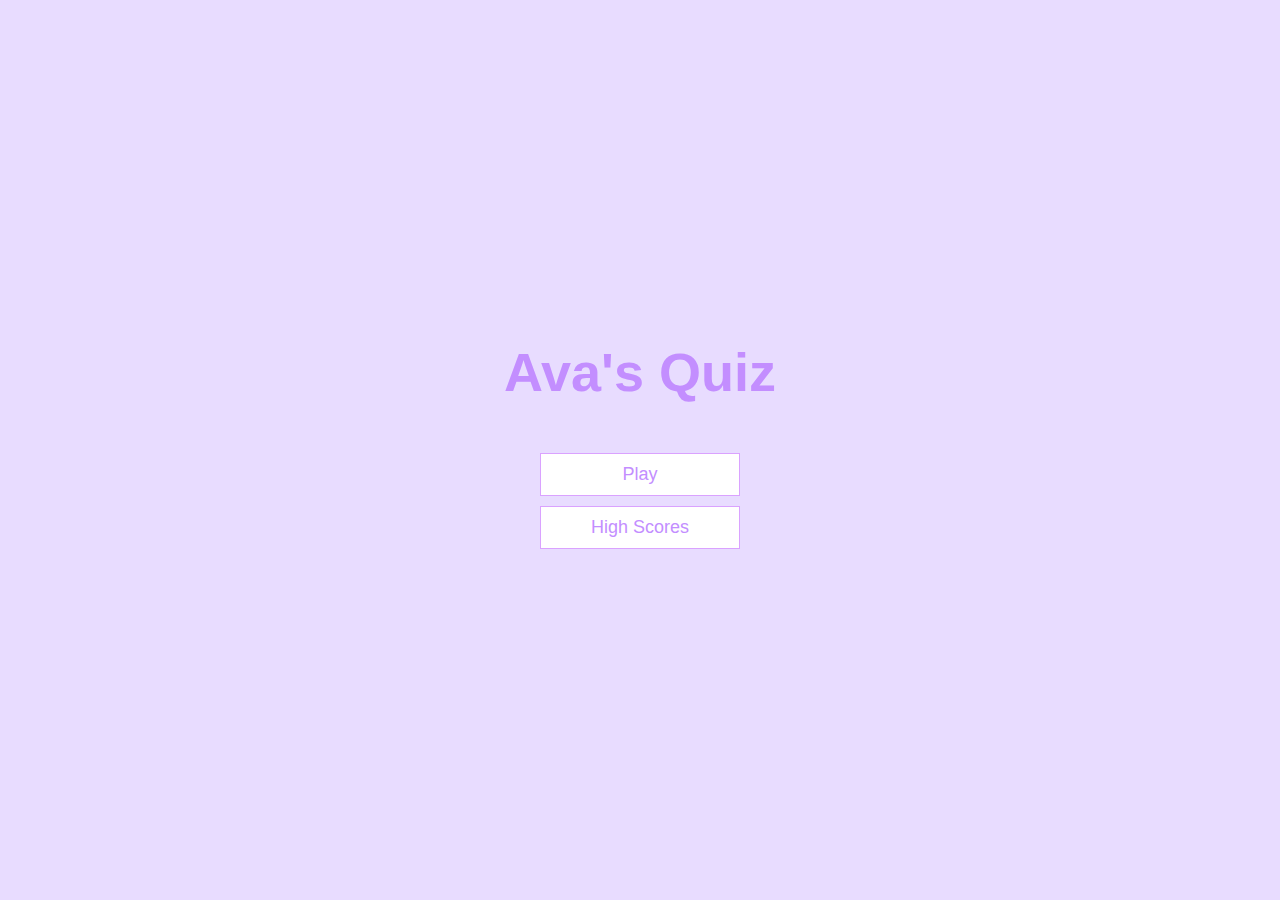
<file: index.html>
<!DOCTYPE html>
<html lang="en">
  <head>
    <meta charset="UTF-8" />
    <meta name="viewport" content="width=device-width, initial-scale=1.0" />
    <meta http-equiv="X-UA-Compatible" content="ie=edge" />
    <title>Ava's Quiz</title>
    <link rel="stylesheet" href="app.css" />
  </head>
  <body>
    <div class="container">
      <div id="home" class="flex-center flex-column">
        <h1>Ava's Quiz</h1>
        <a class="btn" href="/game.html">Play</a>
        <a class="btn" href="/highscores.html">High Scores</a>
      </div>
    </div>
  </body>
</html>
</file>
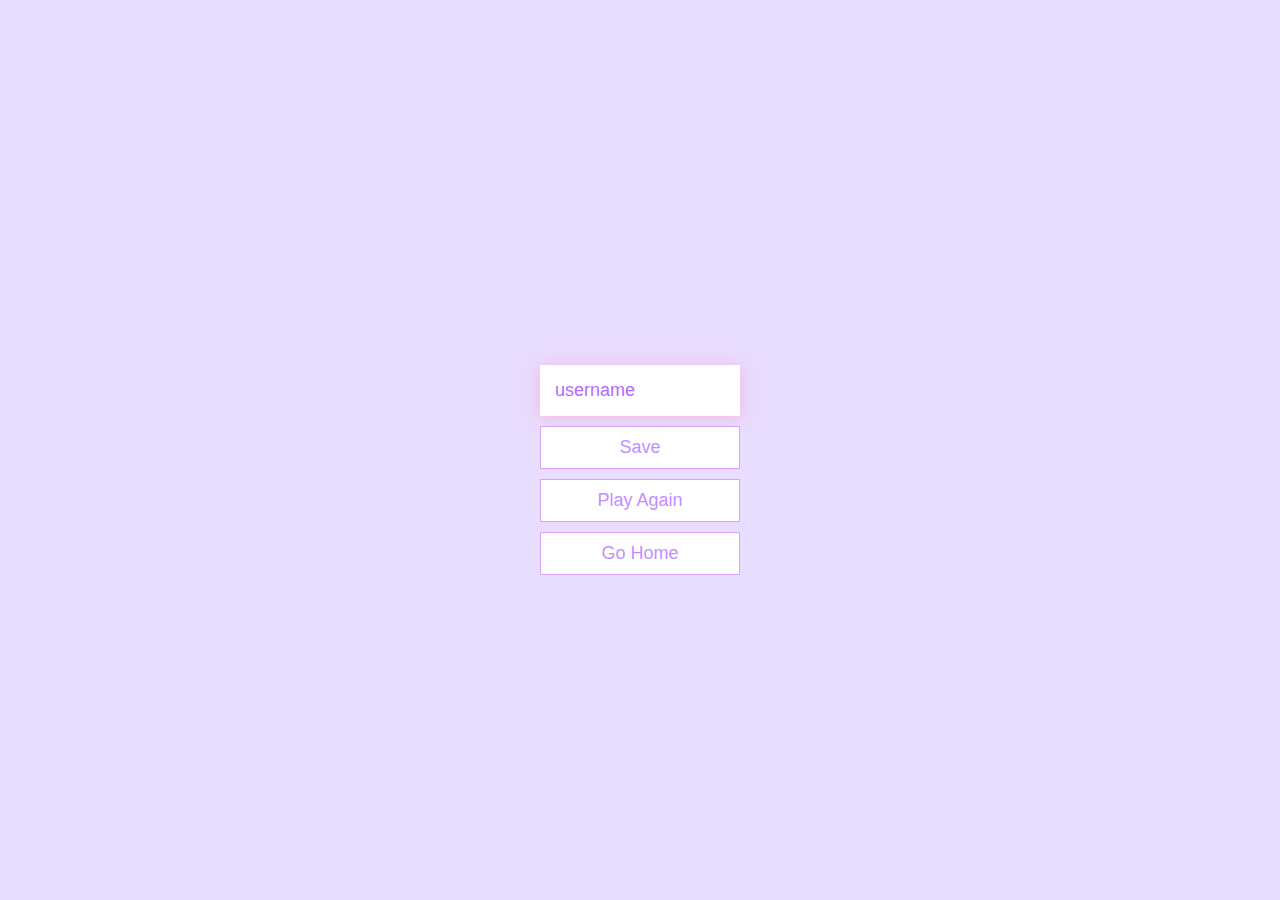
<file: end.html>
<!DOCTYPE html>
<html lang="en">
  <head>
    <meta charset="UTF-8" />
    <meta name="viewport" content="width=device-width, initial-scale=1.0" />
    <meta http-equiv="X-UA-Compatible" content="ie=edge" />
    <title>Congrats!</title>
    <link rel="stylesheet" href="app.css" />
  </head>
  <body>
    <div class="container">
      <div id="end" class="flex-center flex-column">
        <h1 id="finalScore"></h1>
        <form>
          <input
            type="text"
            name="username"
            id="username"
            placeholder="username"
          />
          <button
            type="submit"
            class="btn"
            id="saveScoreBtn"
            onclick="saveHighScore(event)"
            disabled
          >
            Save
          </button>
        </form>
        <a class="btn" href="/game.html">Play Again</a>
        <a class="btn" href="/">Go Home</a>
      </div>
    </div>
    <script src="end.js"></script>
  </body>
</html>
</file>
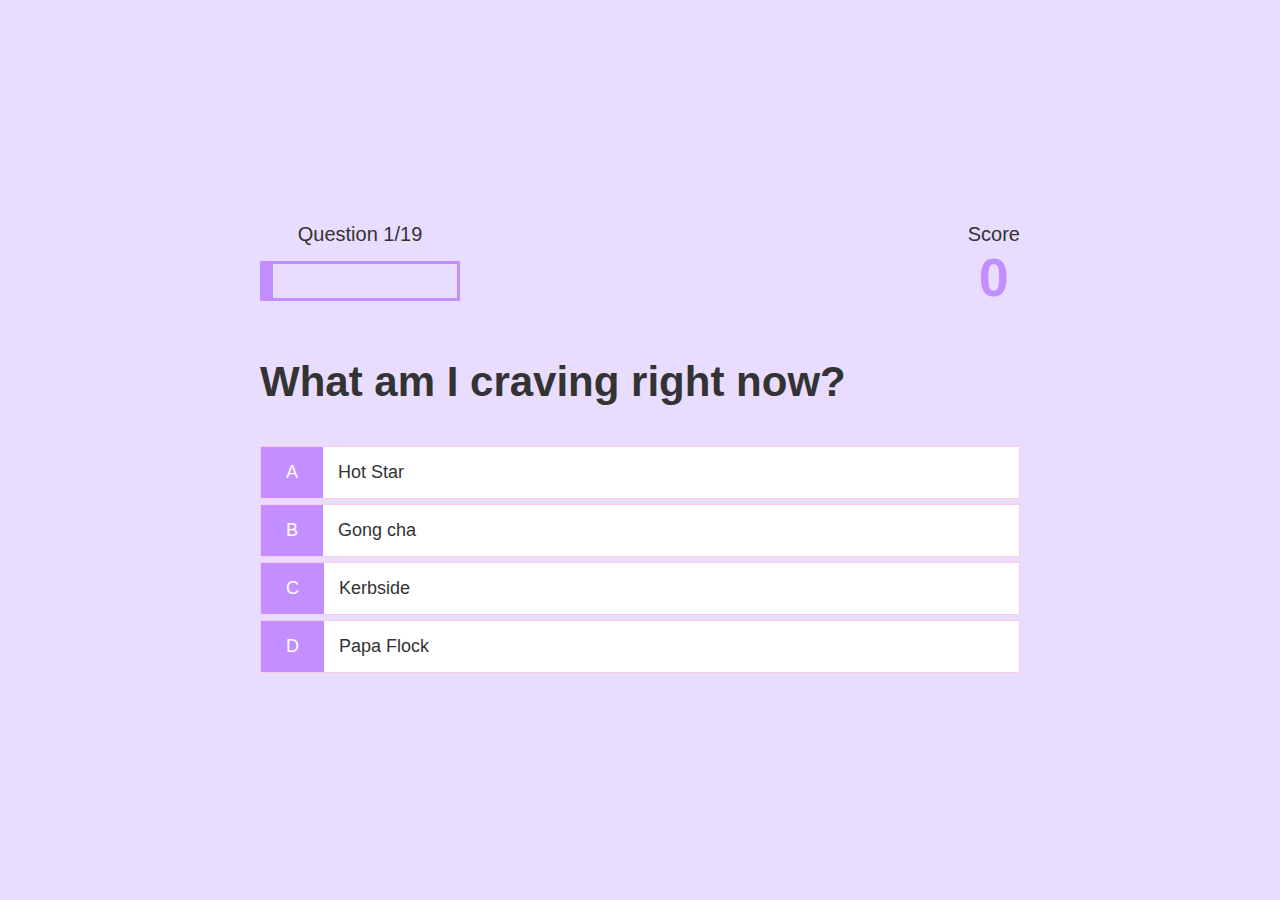
<file: game.html>
<!DOCTYPE html>
<html lang="en">
  <head>
    <meta charset="UTF-8" />
    <meta name="viewport" content="width=device-width, initial-scale=1.0" />
    <meta http-equiv="X-UA-Compatible" content="ie=edge" />
    <title>Ava's Quiz - Play</title>
    <link rel="stylesheet" href="app.css" />
    <link rel="stylesheet" href="game.css" />
  </head>
  <body>
    <div class="container">
      <div id="loader"></div>
      <div id="game" class="justify-center flex-column hidden">
        <div id="hud">
          <div id="hud-item">
            <p id="progressText" class="hud-prefix">
              Question
            </p>
            <div id="progressBar">
              <div id="progressBarFull"></div>
            </div>
          </div>
          <div id="hud-item">
            <p class="hud-prefix">
              Score
            </p>
            <h1 class="hud-main-text" id="score">
              0
            </h1>
          </div>
        </div>
        <h2 id="question"></h2>
        <div class="choice-container">
          <p class="choice-prefix">A</p>
          <p class="choice-text" data-number="1"></p>
        </div>
        <div class="choice-container">
          <p class="choice-prefix">B</p>
          <p class="choice-text" data-number="2"></p>
        </div>
        <div class="choice-container">
          <p class="choice-prefix">C</p>
          <p class="choice-text" data-number="3"></p>
        </div>
        <div class="choice-container">
          <p class="choice-prefix">D</p>
          <p class="choice-text" data-number="4"></p>
        </div>
      </div>
    </div>
    <script src="game.js"></script>
  </body>
</html>
</file>
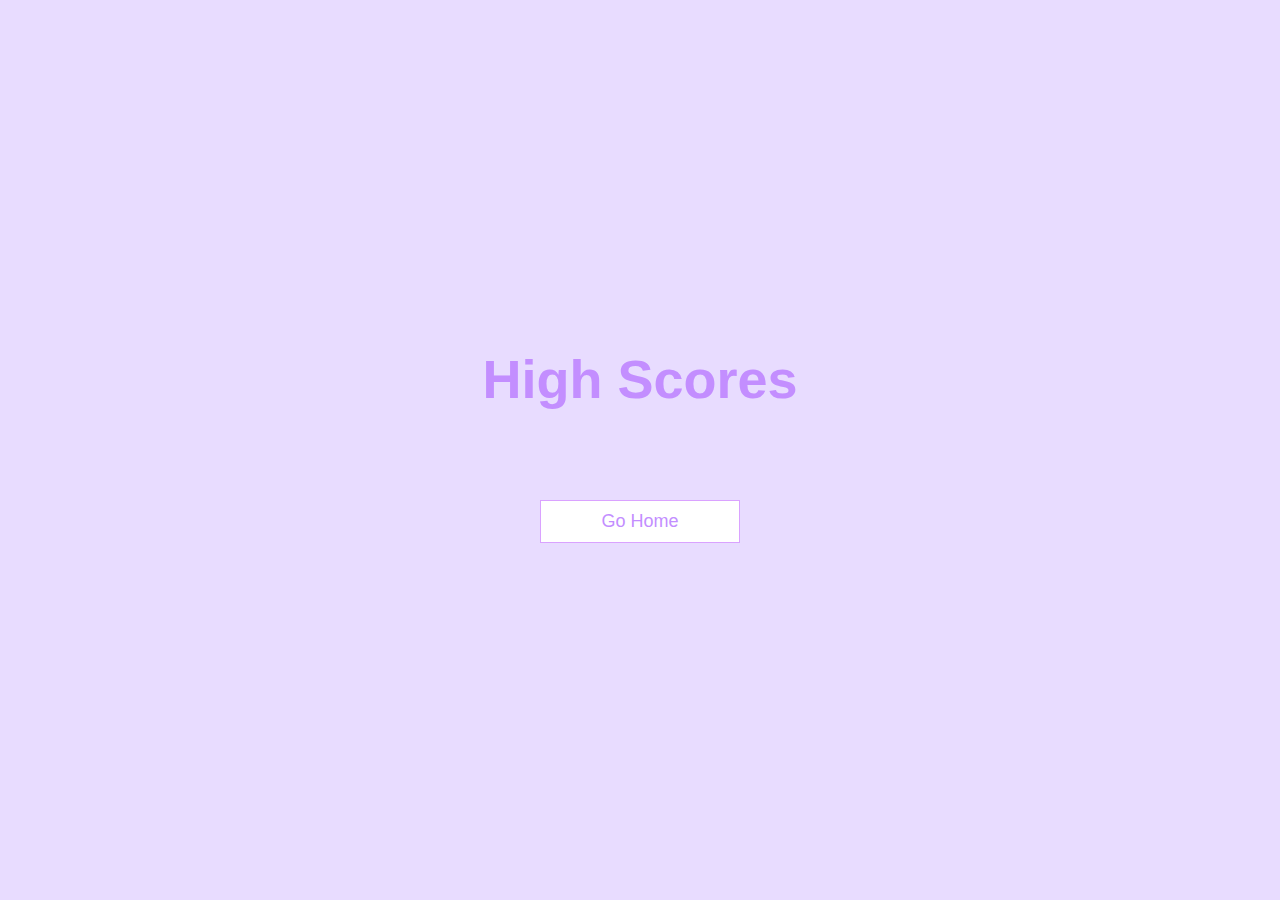
<file: highscores.html>
<!DOCTYPE html>
<html lang="en">
  <head>
    <meta charset="UTF-8" />
    <meta name="viewport" content="width=device-width, initial-scale=1.0" />
    <meta http-equiv="X-UA-Compatible" content="ie=edge" />
    <title>High Scores</title>
    <link rel="stylesheet" href="app.css" />
    <link rel="stylesheet" href="highscores.css" />
  </head>
  <body>
    <div class="container">
      <div id="highScores" class="flex-center flex-column">
        <h1 id="finalScore">High Scores</h1>
        <ul id="highScoresList"></ul>
        <a class="btn" href="/">Go Home</a>
      </div>
    </div>
    <script src="highscores.js"></script>
  </body>
</html>
</file>
<file: app.css>
:root {
  background-color: #e8dcff;
  font-size: 62.5%;
}

* {
  box-sizing: border-box;
  font-family: Arial, Helvetica, sans-serif;
  margin: 0;
  padding: 0;
  color: #333;
}

h1,
h2,
h3,
h4 {
  margin-bottom: 1rem;
}

h1 {
  font-size: 5.4rem;
  color: #c38eff;
  margin-bottom: 5rem;
}

h1 > span {
  font-size: 2.4rem;
  font-weight: 500;
}

h2 {
  font-size: 4.2rem;
  margin-bottom: 4rem;
  font-weight: 700;
}

h3 {
  font-size: 2.8rem;
  font-weight: 500;
}

/* UTILITIES */

.container {
  width: 100vw;
  height: 100vh;
  display: flex;
  justify-content: center;
  align-items: center;
  max-width: 80rem;
  margin: 0 auto;
  padding: 2rem;
}

.container > * {
  width: 100%;
}

.flex-column {
  display: flex;
  flex-direction: column;
}

.flex-center {
  justify-content: center;
  align-items: center;
}

.justify-center {
  justify-content: center;
}

.text-center {
  text-align: center;
}

.hidden {
  display: none;
}

/* BUTTONS */
.btn {
  font-size: 1.8rem;
  padding: 1rem 0;
  width: 20rem;
  text-align: center;
  border: 0.1rem solid #daa2ff;
  margin-bottom: 1rem;
  text-decoration: none;
  color: #c38eff;
  background-color: white;
}

.btn:hover {
  cursor: pointer;
  box-shadow: 0 0.4rem 1.4rem 0 rgba(208, 150, 255, 0.5);
  transform: translateY(-0.1rem);
  transition: transform 150ms;
}

.btn[disabled]:hover {
  cursor: not-allowed;
  box-shadow: none;
  transform: none;
}

/* FORMS */
form {
  width: 100%;
  display: flex;
  flex-direction: column;
  align-items: center;
}

input {
  margin-bottom: 1rem;
  width: 20rem;
  padding: 1.5rem;
  font-size: 1.8rem;
  border: none;
  box-shadow: 0 0.1rem 1.4rem 0 rgba(255, 149, 190, 0.5);
}

input::placeholder {
  color: #b668ff;
}
</file>
<file: game.css>
.choice-container {
  display: flex;
  margin-bottom: 0.5rem;
  width: 100%;
  font-size: 1.8rem;
  border: 0.1rem solid rgba(255, 9, 124, 0.212);
  background-color: rgb(255, 255, 255);
}

.choice-container:hover {
  cursor: pointer;
  box-shadow: 0 0.4rem 1.4rem 0 rgba(255, 111, 154, 0.5);
  transform: translateY(-0.1rem);
  transition: transform 150ms;
}

.choice-prefix {
  padding: 1.5rem 2.5rem;
  background-color: #c38eff;
  color: white;
}

.choice-text {
  padding: 1.5rem;
  width: 100%;
}

.correct {
  background-color: #28a745;
}

.incorrect {
  background-color: #dc3545;
}

/* HUD */

#hud {
  display: flex;
  justify-content: space-between;
}

.hud-prefix {
  text-align: center;
  font-size: 2rem;
}

.hud-main-text {
  text-align: center;
}

#progressBar {
  width: 20rem;
  height: 4rem;
  border: 0.3rem solid #c38eff;
  margin-top: 1.5rem;
}

#progressBarFull {
  height: 3.4rem;
  background-color: #c38eff;
  width: 0%;
}

/* LOADER */
#loader {
  border: 1.6rem solid white;
  border-radius: 50%;
  border-top: 1.6rem solid #c38eff;
  width: 12rem;
  height: 12rem;
  animation: spin 2s linear infinite;
}

@keyframes spin {
  100% {
    transform: rotate(0deg);
  }
  100% {
    transform: rotate(360deg);
  }
}
</file>
<file: highscores.css>
#highScoresList {
  list-style: none;
  padding-left: 0;
  margin-bottom: 4rem;
}

.high-score {
  font-size: 2.8rem;
  margin-bottom: 0.5rem;
}

.high-score:hover {
  transform: scale(1.025);
}
</file>
